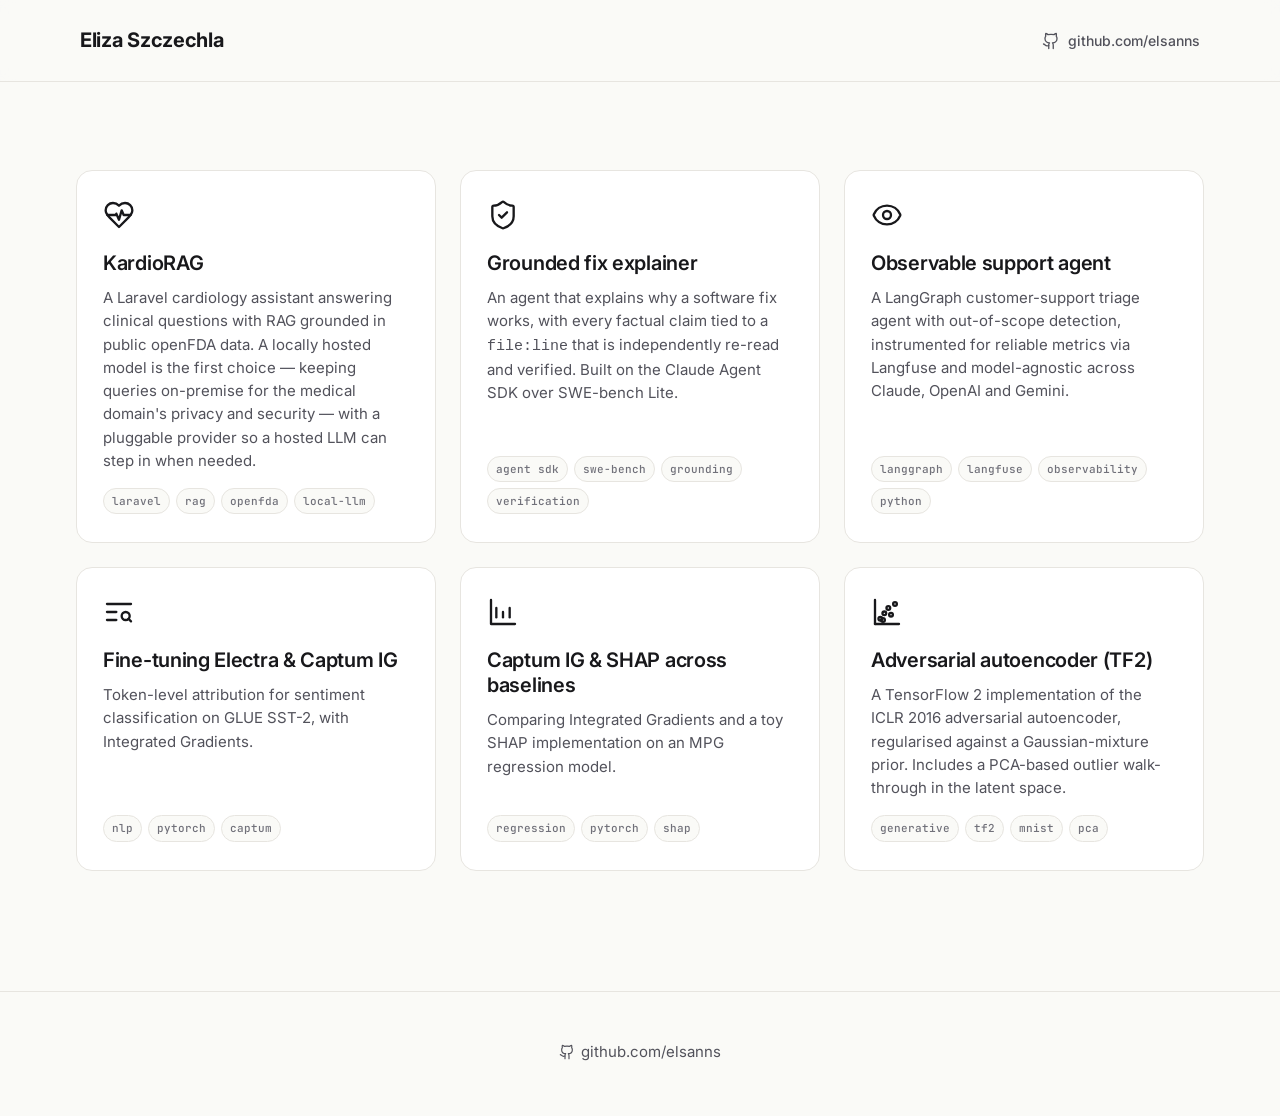
<file: index.html>
<!doctype html>
<html lang="en">
<head>
<meta charset="utf-8">
<meta name="viewport" content="width=device-width, initial-scale=1">
<title>Eliza Szczechla — notebooks on explainable ML</title>
<meta name="description" content="Walk-throughs of feature attribution, latent-space inspection, and adversarial autoencoders.">
<link rel="preconnect" href="https://fonts.googleapis.com">
<link rel="preconnect" href="https://fonts.gstatic.com" crossorigin>
<link rel="stylesheet" href="https://fonts.googleapis.com/css2?family=Inter:wght@400;500;600;700&family=JetBrains+Mono:wght@400;500&display=swap">
<link rel="stylesheet" href="/style.css">
</head>
<body>
<header class="site-header">
  <a class="site-title" href="/">Eliza Szczechla</a>
  <a class="link-github" href="https://github.com/elsanns" target="_blank" rel="noopener">
    <svg viewBox="0 0 24 24" fill="none" stroke="currentColor" stroke-width="1.75" stroke-linecap="round" stroke-linejoin="round" aria-hidden="true"><path d="M15 22v-4a4.8 4.8 0 0 0-1-3.5c3 0 6-2 6-5.5.08-1.25-.27-2.48-1-3.5.28-1.15.28-2.35 0-3.5 0 0-1 0-3 1.5-2.64-.5-5.36-.5-8 0C6 2 5 2 5 2c-.3 1.15-.3 2.35 0 3.5A5.4 5.4 0 0 0 4 9c0 3.5 3 5.5 6 5.5-.39.49-.68 1.05-.85 1.65-.17.6-.22 1.23-.15 1.85v4"/><path d="M9 18c-4.51 2-5-2-7-2"/></svg>
    <span>github.com/elsanns</span>
  </a>
</header>

<main class="home">
  <section class="grid">
    <a class="card" href="https://github.com/elsanns/kardiorag" target="_blank" rel="noopener">
      <div class="card-icon">
        <svg viewBox="0 0 24 24" fill="none" stroke="currentColor" stroke-width="1.75" stroke-linecap="round" stroke-linejoin="round" aria-hidden="true"><path d="M19 14c1.49-1.46 3-3.21 3-5.5A5.5 5.5 0 0 0 16.5 3c-1.76 0-3 .5-4.5 2-1.5-1.5-2.74-2-4.5-2A5.5 5.5 0 0 0 2 8.5c0 2.29 1.49 4.04 3 5.5l7 7Z"/><path d="M3.22 12H9.5l.5-1 2 4.5 2-7 1.5 3.5h5.27"/></svg>
      </div>
      <h2>KardioRAG</h2>
      <p>A Laravel cardiology assistant answering clinical questions with RAG grounded in public openFDA data. A locally hosted model is the first choice — keeping queries on-premise for the medical domain's privacy and security — with a pluggable provider so a hosted LLM can step in when needed.</p>
      <div class="card-tags"><span>Laravel</span><span>RAG</span><span>openFDA</span><span>local-LLM</span></div>
    </a>

    <a class="card" href="https://github.com/elsanns/grounded-fix-explainer" target="_blank" rel="noopener">
      <div class="card-icon">
        <svg viewBox="0 0 24 24" fill="none" stroke="currentColor" stroke-width="1.75" stroke-linecap="round" stroke-linejoin="round" aria-hidden="true"><path d="M20 13c0 5-3.5 7.5-7.66 8.95a1 1 0 0 1-.67-.01C7.5 20.5 4 18 4 13V6a1 1 0 0 1 1-1c2 0 4.5-1.2 6.24-2.72a1.17 1.17 0 0 1 1.52 0C14.51 3.81 17 5 19 5a1 1 0 0 1 1 1z"/><path d="m9 12 2 2 4-4"/></svg>
      </div>
      <h2>Grounded fix explainer</h2>
      <p>An agent that explains why a software fix works, with every factual claim tied to a <code>file:line</code> that is independently re-read and verified. Built on the Claude Agent SDK over SWE-bench Lite.</p>
      <div class="card-tags"><span>Agent SDK</span><span>SWE-bench</span><span>grounding</span><span>verification</span></div>
    </a>

    <a class="card" href="https://github.com/elsanns/observable-support-agent" target="_blank" rel="noopener">
      <div class="card-icon">
        <svg viewBox="0 0 24 24" fill="none" stroke="currentColor" stroke-width="1.75" stroke-linecap="round" stroke-linejoin="round" aria-hidden="true"><path d="M2.062 12.348a1 1 0 0 1 0-.696 10.75 10.75 0 0 1 19.876 0 1 1 0 0 1 0 .696 10.75 10.75 0 0 1-19.876 0"/><circle cx="12" cy="12" r="3"/></svg>
      </div>
      <h2>Observable support agent</h2>
      <p>A LangGraph customer-support triage agent with out-of-scope detection, instrumented for reliable metrics via Langfuse and model-agnostic across Claude, OpenAI and Gemini.</p>
      <div class="card-tags"><span>LangGraph</span><span>Langfuse</span><span>observability</span><span>Python</span></div>
    </a>

    <a class="card" href="/docs/electra-fine-tune-ig.html">
      <div class="card-icon">
        <svg viewBox="0 0 24 24" fill="none" stroke="currentColor" stroke-width="1.75" stroke-linecap="round" stroke-linejoin="round" aria-hidden="true"><path d="M21 6H3"/><path d="M10 12H3"/><path d="M10 18H3"/><circle cx="17" cy="15" r="3"/><path d="m21 19-1.9-1.9"/></svg>
      </div>
      <h2>Fine-tuning Electra &amp; Captum IG</h2>
      <p>Token-level attribution for sentiment classification on GLUE SST-2, with Integrated Gradients.</p>
      <div class="card-tags"><span>NLP</span><span>PyTorch</span><span>Captum</span></div>
    </a>

    <a class="card" href="/docs/captum-ig-shap-baselines.html">
      <div class="card-icon">
        <svg viewBox="0 0 24 24" fill="none" stroke="currentColor" stroke-width="1.75" stroke-linecap="round" stroke-linejoin="round" aria-hidden="true"><path d="M3 3v18h18"/><path d="M7 16V9"/><path d="M12 16v-4"/><path d="M17 16v-7"/></svg>
      </div>
      <h2>Captum IG &amp; SHAP across baselines</h2>
      <p>Comparing Integrated Gradients and a toy SHAP implementation on an MPG regression model.</p>
      <div class="card-tags"><span>regression</span><span>PyTorch</span><span>SHAP</span></div>
    </a>

    <a class="card" href="/docs/adversarial-autoencoder-tf2-readme.html">
      <div class="card-icon">
        <svg viewBox="0 0 24 24" fill="none" stroke="currentColor" stroke-width="1.75" stroke-linecap="round" stroke-linejoin="round" aria-hidden="true"><path d="M3 21h18"/><path d="M3 3v18"/><circle cx="7" cy="17" r="1.4"/><circle cx="10" cy="13" r="1.4"/><circle cx="13" cy="9" r="1.4"/><circle cx="18" cy="6" r="1.4"/><circle cx="9" cy="18" r="1.4"/><circle cx="15" cy="14" r="1.4"/></svg>
      </div>
      <h2>Adversarial autoencoder (TF2)</h2>
      <p>A TensorFlow 2 implementation of the ICLR 2016 adversarial autoencoder, regularised against a Gaussian-mixture prior. Includes a PCA-based outlier walk-through in the latent space.</p>
      <div class="card-tags"><span>generative</span><span>TF2</span><span>MNIST</span><span>PCA</span></div>
    </a>
  </section>
</main>

<footer class="site-footer">
  <a href="https://github.com/elsanns" target="_blank" rel="noopener">
    <svg viewBox="0 0 24 24" fill="none" stroke="currentColor" stroke-width="1.75" stroke-linecap="round" stroke-linejoin="round" aria-hidden="true"><path d="M15 22v-4a4.8 4.8 0 0 0-1-3.5c3 0 6-2 6-5.5.08-1.25-.27-2.48-1-3.5.28-1.15.28-2.35 0-3.5 0 0-1 0-3 1.5-2.64-.5-5.36-.5-8 0C6 2 5 2 5 2c-.3 1.15-.3 2.35 0 3.5A5.4 5.4 0 0 0 4 9c0 3.5 3 5.5 6 5.5-.39.49-.68 1.05-.85 1.65-.17.6-.22 1.23-.15 1.85v4"/><path d="M9 18c-4.51 2-5-2-7-2"/></svg>
    github.com/elsanns
  </a>
</footer>
</body>
</html>
</file>
<file: style.css>
:root {
  --bg: #fafaf7;
  --surface: #ffffff;
  --border: #e7e5e0;
  --border-strong: #d4d2cd;
  --text: #18181b;
  --text-soft: #52525b;
  --text-muted: #71717a;
  --accent: #0d9488;
  --accent-soft: #ccfbf1;
  --icon-bg: #f1efea;
  --icon-fg: #18181b;
  --code-bg: #1c1c1f;
  --code-fg: #e4e4e7;
  --radius: 12px;
  --radius-sm: 8px;
  --radius-lg: 16px;
  --shadow-md: 0 4px 14px rgba(0, 0, 0, 0.06);
  --font-sans: 'Inter', -apple-system, BlinkMacSystemFont, 'Segoe UI', Roboto, sans-serif;
  --font-mono: 'JetBrains Mono', ui-monospace, SFMono-Regular, Menlo, monospace;
}

* { box-sizing: border-box; }

html { -webkit-text-size-adjust: 100%; }

body {
  margin: 0;
  font-family: var(--font-sans);
  font-size: 18px;
  line-height: 1.65;
  color: var(--text);
  background: var(--bg);
  -webkit-font-smoothing: antialiased;
}

a { color: var(--accent); text-decoration: none; }
a:hover { text-decoration: underline; text-underline-offset: 3px; }

img { max-width: 100%; height: auto; display: block; }

.site-header {
  display: flex;
  align-items: center;
  justify-content: space-between;
  padding: 24px max(80px, calc((100vw - 1680px) / 2));
  border-bottom: 1px solid var(--border);
  background: rgba(250, 250, 247, 0.85);
  position: sticky;
  top: 0;
  z-index: 10;
  backdrop-filter: saturate(180%) blur(8px);
  -webkit-backdrop-filter: saturate(180%) blur(8px);
}
@media (max-width: 900px) {
  .site-header { padding-left: 32px; padding-right: 32px; }
}

.site-title {
  font-weight: 700;
  font-size: 20px;
  color: var(--text);
  letter-spacing: -0.015em;
}
.site-title:hover { text-decoration: none; color: var(--accent); }

.link-back, .link-github {
  display: inline-flex;
  align-items: center;
  gap: 8px;
  color: var(--text-soft);
  font-size: 14px;
  font-weight: 500;
}
.link-back:hover, .link-github:hover { color: var(--accent); text-decoration: none; }
.link-back svg, .link-github svg { width: 18px; height: 18px; }

.home {
  max-width: 1840px;
  margin: 0 auto;
  padding: 88px clamp(32px, 5vw, 80px) 120px;
}

.hero { margin-bottom: 72px; max-width: 880px; }
.hero h1 {
  font-size: 64px;
  line-height: 1.1;
  font-weight: 700;
  letter-spacing: -0.025em;
  margin: 0 0 20px;
}
.lede {
  font-size: 22px;
  color: var(--text-soft);
  margin: 0;
  line-height: 1.55;
}

.grid {
  display: grid;
  grid-template-columns: repeat(auto-fit, minmax(280px, 360px));
  justify-content: center;
  gap: 24px;
  /* Cap to three columns' worth (3*360 + 2*24 gap) so the grid holds a 3-per-row
     rhythm on wide screens; auto-fit still drops to 2 then 1 as it narrows. */
  max-width: 1128px;
  margin: 0 auto;
}

.card {
  display: flex;
  flex-direction: column;
  padding: 28px 26px;
  min-height: 240px;
  background: var(--surface);
  border: 1px solid var(--border);
  border-radius: var(--radius-lg);
  color: var(--text);
  transition: border-color 0.15s, box-shadow 0.15s, transform 0.15s;
}
.card:hover {
  border-color: var(--border-strong);
  box-shadow: var(--shadow-md);
  transform: translateY(-2px);
  text-decoration: none;
}

.card-icon {
  display: flex;
  align-items: center;
  color: var(--icon-fg);
  margin-bottom: 20px;
}
.card-icon svg { width: 32px; height: 32px; }

.card h2 {
  font-size: 20px;
  font-weight: 600;
  margin: 0 0 10px;
  letter-spacing: -0.015em;
  line-height: 1.25;
}
.card p {
  color: var(--text-soft);
  font-size: 15px;
  margin: 0 0 16px;
  line-height: 1.55;
}

.card-tags {
  display: flex;
  flex-wrap: wrap;
  gap: 6px;
  margin-top: auto;
}
.card-tags span {
  font-size: 11px;
  font-weight: 500;
  color: var(--text-muted);
  background: var(--bg);
  border: 1px solid var(--border);
  padding: 3px 8px;
  border-radius: 999px;
  font-family: var(--font-mono);
  text-transform: lowercase;
}

.article {
  display: grid;
  grid-template-columns:
    [full-start] minmax(32px, 1fr)
    [main-start] min(820px, 100% - 64px) [main-end]
    minmax(32px, 1fr) [full-end];
  row-gap: 0;
  padding: 80px 0 120px;
  max-width: 1600px;
  margin: 0 auto;
}
.article > * { grid-column: main; }
.article > .prose { grid-column: full; display: contents; }
.prose > * { grid-column: main; }
.prose > .figure,
.prose > .figure-grid {
  grid-column: full;
  justify-self: center;
  width: min(1280px, 100% - 64px);
}

.article h1 {
  font-size: 44px;
  line-height: 1.15;
  font-weight: 700;
  letter-spacing: -0.025em;
  margin: 0 0 24px;
}

.parent-link {
  font-size: 13px;
  color: var(--text-muted);
  margin: 0 0 12px;
}
.parent-link a {
  color: var(--text-soft);
  border-bottom: 1px dashed var(--border-strong);
}
.parent-link a:hover { text-decoration: none; color: var(--accent); border-color: var(--accent); }

.meta {
  display: flex;
  flex-wrap: wrap;
  gap: 8px;
  margin-bottom: 40px;
}

.pill {
  display: inline-flex;
  align-items: center;
  gap: 6px;
  padding: 6px 12px;
  font-size: 13px;
  font-weight: 500;
  color: var(--text);
  background: var(--surface);
  border: 1px solid var(--border);
  border-radius: 999px;
  transition: border-color 0.15s, color 0.15s;
}
.pill:hover { border-color: var(--accent); color: var(--accent); text-decoration: none; }
.pill svg { width: 14px; height: 14px; opacity: 0.75; }
.pill .ext { width: 12px; height: 12px; }

.prose { color: var(--text); }
.prose h2 {
  font-size: 22px;
  font-weight: 600;
  letter-spacing: -0.01em;
  margin: 48px 0 16px;
}
.prose h3 {
  font-size: 17px;
  font-weight: 600;
  margin: 36px 0 12px;
  color: var(--text);
}
.prose p { margin: 0 0 16px; }
.prose ul, .prose ol { padding-left: 24px; margin: 0 0 16px; }
.prose li { margin: 6px 0; }
.prose code {
  font-family: var(--font-mono);
  font-size: 0.9em;
  background: var(--bg);
  border: 1px solid var(--border);
  padding: 1px 6px;
  border-radius: 4px;
}
.prose pre {
  background: var(--code-bg);
  color: var(--code-fg);
  padding: 16px 20px;
  border-radius: var(--radius);
  overflow-x: auto;
  font-family: var(--font-mono);
  font-size: 13px;
  line-height: 1.55;
  margin: 16px 0;
}
.prose pre code { background: none; border: none; padding: 0; color: inherit; }
.prose strong { font-weight: 600; }

.prose .read-more {
  margin: 32px 0 0;
  font-size: 16px;
}
.prose .read-more a {
  display: inline-flex;
  align-items: center;
  gap: 6px;
  font-weight: 500;
  color: var(--accent);
  border-bottom: 1px solid transparent;
  padding-bottom: 2px;
}
.prose .read-more a:hover {
  border-color: currentColor;
  text-decoration: none;
}

.figure { margin: 28px 0; }
.figure img {
  border-radius: var(--radius);
  border: 1px solid var(--border);
  background: var(--surface);
}
.figure figcaption {
  margin-top: 10px;
  font-size: 14px;
  color: var(--text-muted);
  line-height: 1.5;
  text-align: center;
}

.figure-grid {
  display: grid;
  gap: 12px;
  margin: 28px 0;
}
.figure-grid.cols-2 { grid-template-columns: repeat(2, 1fr); }
.figure-grid.cols-3 { grid-template-columns: repeat(3, 1fr); }
.figure-grid.cols-4 { grid-template-columns: repeat(4, 1fr); }
.figure-grid figure { margin: 0; display: flex; flex-direction: column; gap: 8px; }
.figure-grid figure img { border-radius: var(--radius); border: 1px solid var(--border); background: var(--surface); }
.figure-grid figcaption {
  font-size: 12px;
  color: var(--text-muted);
  text-align: center;
}

.site-footer {
  border-top: 1px solid var(--border);
  padding: 48px 32px;
  text-align: center;
  color: var(--text-muted);
  font-size: 15px;
}
.site-footer a {
  display: inline-flex;
  align-items: center;
  gap: 6px;
  color: var(--text-soft);
}
.site-footer a:hover { color: var(--accent); text-decoration: none; }
.site-footer svg { width: 16px; height: 16px; }

/* --- Magazine layout (prototype, AAE only) --- */
.article.magazine {
  display: block;
  grid-template-columns: none;
  max-width: 1500px;
  margin: 0 auto;
  padding: 72px clamp(32px, 4vw, 72px) 120px;
}
.article.magazine > *,
.article.magazine .prose > * {
  grid-column: auto;
}
.article.magazine > .prose {
  display: block;
}
.article.magazine .prose > .figure,
.article.magazine .prose > .figure-grid {
  justify-self: auto;
  width: auto;
  max-width: none;
}

.article.magazine h1 {
  font-size: 56px;
  line-height: 1.05;
  letter-spacing: -0.03em;
  margin: 0 0 18px;
  max-width: 1100px;
}
.article.magazine .meta { margin-bottom: 56px; }

.article.magazine .prose > p,
.article.magazine .prose > ul,
.article.magazine .prose > ol,
.article.magazine .prose > pre,
.article.magazine .prose > h2,
.article.magazine .prose > h3 {
  max-width: 760px;
}

.article.magazine .split {
  display: grid;
  grid-template-columns: minmax(0, 0.9fr) minmax(0, 1.1fr);
  gap: 56px;
  align-items: start;
  margin: 64px 0;
}
.article.magazine .split > * { max-width: none; }
.article.magazine .split-text > :first-child { margin-top: 0; }
.article.magazine .split-text .cite {
  font-size: 14px;
  color: var(--text-muted);
  line-height: 1.5;
}
.article.magazine .split-figure { margin: 0; }

/* Multi-column flow variant */
.article.magazine.multicolumn .prose {
  columns: 2;
  column-gap: 56px;
  column-rule: 1px solid var(--border);
}
.article.magazine.multicolumn .prose > * { max-width: none; }
.article.magazine.multicolumn .prose > p,
.article.magazine.multicolumn .prose > ul,
.article.magazine.multicolumn .prose > ol { text-align: justify; hyphens: auto; }
.article.magazine.multicolumn .prose > h2,
.article.magazine.multicolumn .prose > h3 { break-after: avoid; }
.article.magazine.multicolumn .prose > .figure,
.article.magazine.multicolumn .prose > pre,
.article.magazine.multicolumn .prose > ul,
.article.magazine.multicolumn .prose > ol { break-inside: avoid; }
.article.magazine.multicolumn .prose > .figure {
  margin: 16px 0 24px;
  max-width: 100%;
  text-align: center;
}
.article.magazine.multicolumn .prose > .figure img {
  max-width: 100%;
  width: auto;
  margin: 0 auto;
}

/* Wide elements break out to span both columns */
.article.magazine.multicolumn .prose > .split,
.article.magazine.multicolumn .prose > .figure-grid {
  column-span: all;
  margin: 32px 0;
}

@media (max-width: 900px) {
  .article.magazine.multicolumn .prose { columns: 1; column-rule: none; }
}
.article.magazine .split-figure img {
  border-radius: var(--radius);
  border: 1px solid var(--border);
  background: var(--surface);
  width: 100%;
}
.article.magazine .split-figure figcaption {
  margin-top: 10px;
  font-size: 14px;
  color: var(--text-muted);
  text-align: left;
  line-height: 1.5;
}

.article.magazine .prose > .figure-grid {
  margin: 48px 0;
}

.article.magazine .prose > .figure {
  margin: 40px auto;
  max-width: 1200px;
}
.article.magazine .prose > .figure figcaption {
  text-align: left;
  max-width: 800px;
}

@media (max-width: 900px) {
  .article.magazine .split {
    grid-template-columns: 1fr;
    gap: 24px;
  }
  .article.magazine h1 { font-size: 38px; }
}

@media (max-width: 640px) {
  .site-header { padding: 14px 20px; }
  .home { padding: 48px 20px 72px; }
  .article { padding-top: 40px; padding-bottom: 72px; }
  .hero { margin-bottom: 56px; }
  .hero h1 { font-size: 40px; }
  .lede { font-size: 18px; }
  .article h1 { font-size: 30px; }
  .card { padding: 28px 24px; min-height: 0; }
  .figure-grid.cols-3,
  .figure-grid.cols-4 { grid-template-columns: repeat(2, 1fr); }
}
</file>
